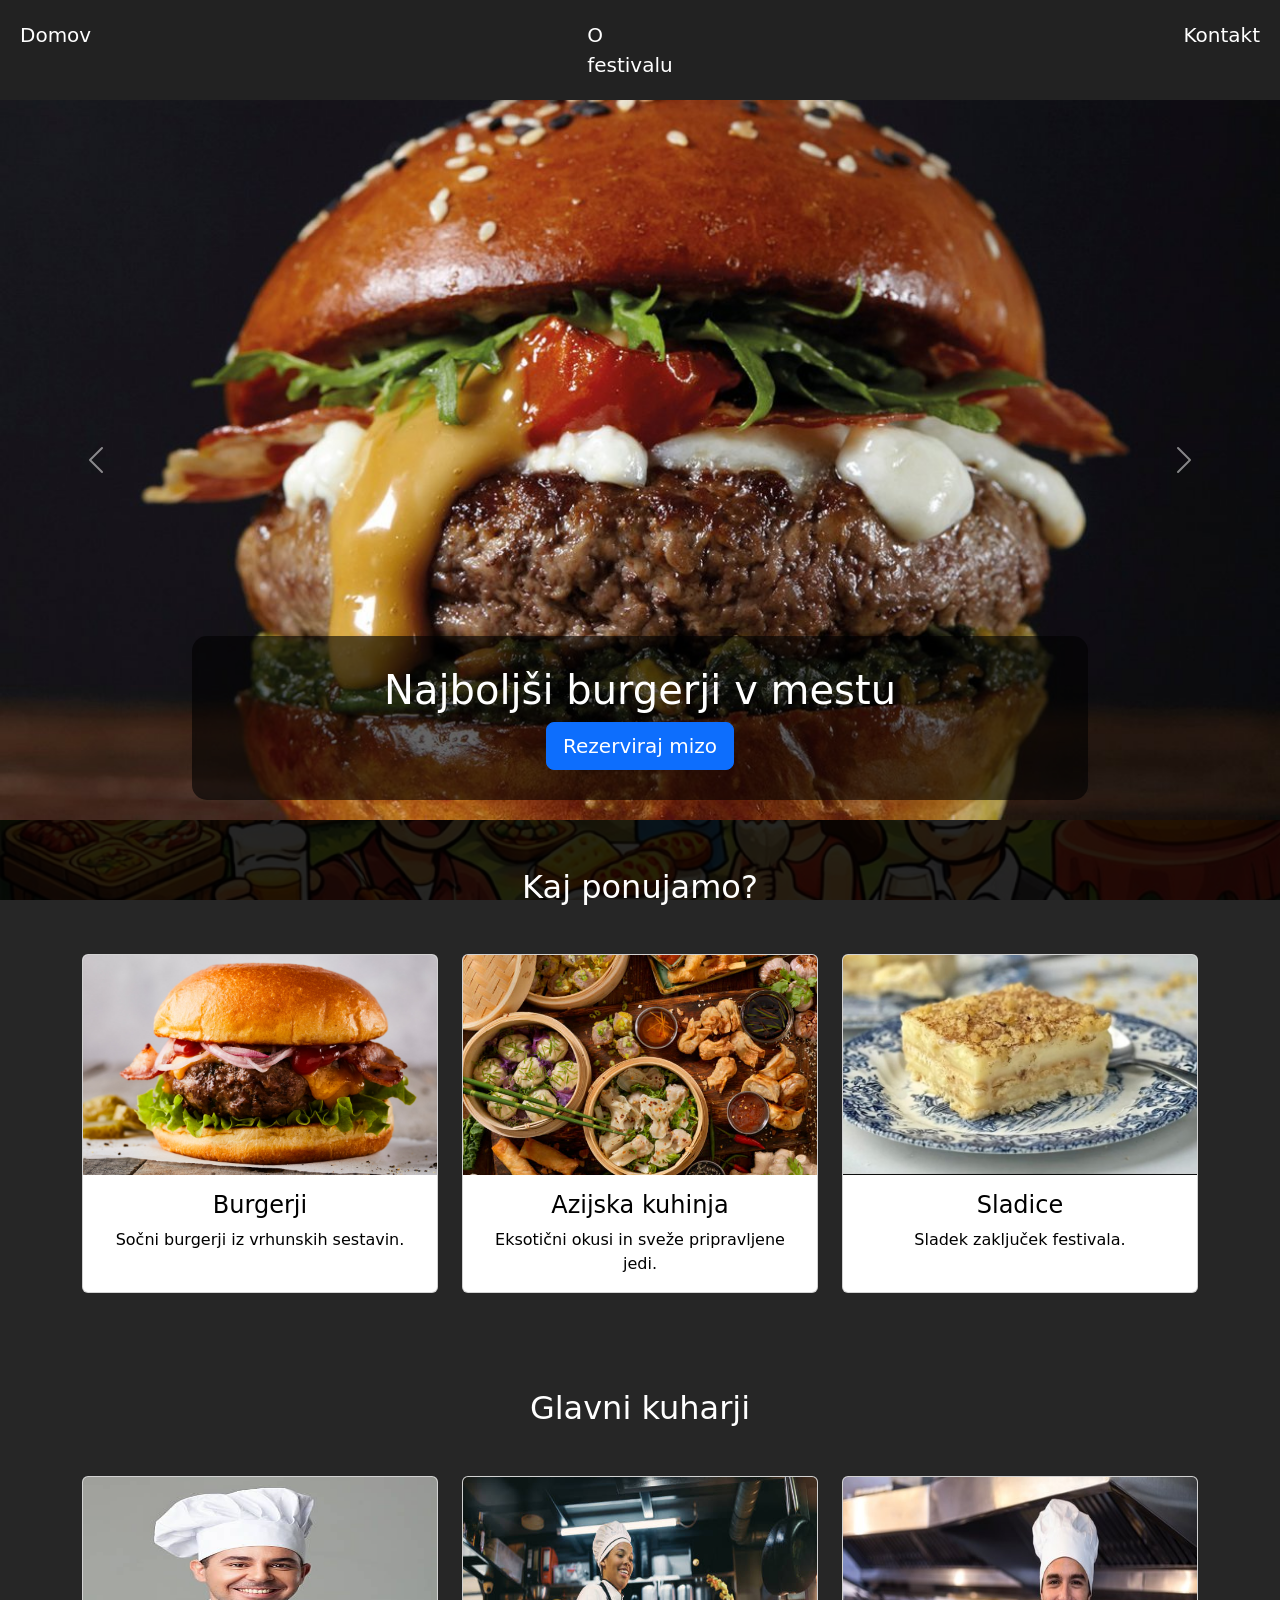
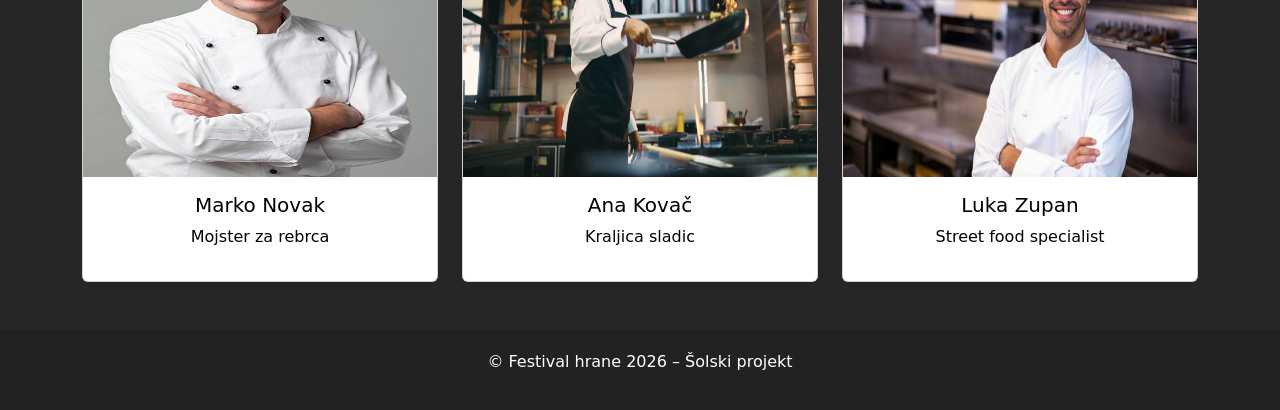
<file: index.html>
<!doctype html>
<html lang="sl">
<head>
  <meta charset="utf-8">
  <meta name="viewport" content="width=device-width, initial-scale=1">
  <title>Festival hrane</title>
  <link href="https://cdn.jsdelivr.net/npm/bootstrap@5.3.8/dist/css/bootstrap.min.css" rel="stylesheet">
  <link rel="stylesheet" href="style.css">
</head>
<body>
  <div class="navbar-custom">
    <a href="index.html">Domov</a>
    <a href="o-festivalu.html">O festivalu</a>
    <a href="kontakt.html">Kontakt</a>
  </div>
  <div class="vsebina p-0">
    <div id="heroCarousel" class="carousel slide carousel-fade" data-bs-ride="carousel">
      <div class="carousel-inner">
        <div class="carousel-item active">
          <img src="burgir.jpg" class="d-block w-100 hero-img">
          <div class="carousel-caption">
            <h1>Najboljši burgerji v mestu</h1>
            <a href="kontakt.html" class="btn btn-primary btn-lg">Rezerviraj mizo</a>
          </div>
        </div>
        <div class="carousel-item">
          <img src="župa.jpg" class="d-block w-100 hero-img">
          <div class="carousel-caption">
            <h1>Festival okusov</h1>
            <a href="kontakt.html" class="btn btn-warning btn-lg">Rezerviraj mizo</a>
          </div>
        </div>
        <div class="carousel-item">
          <img src="caked.jpg" class="d-block w-100 hero-img">
          <div class="carousel-caption">
            <h1>Sladice brez greha</h1>
            <a href="kontakt.html" class="btn btn-success btn-lg">Rezerviraj mizo</a>
          </div>
        </div>
      </div>
      <button class="carousel-control-prev" type="button" data-bs-target="#heroCarousel" data-bs-slide="prev">
        <span class="carousel-control-prev-icon"></span>
      </button>
      <button class="carousel-control-next" type="button" data-bs-target="#heroCarousel" data-bs-slide="next">
        <span class="carousel-control-next-icon"></span>
      </button>
    </div>
    <section class="container py-5">
  <h2 class="text-center mb-5">Kaj ponujamo?</h2>
  <div class="row g-4">
    <div class="col-lg-4 col-md-6">
      <div class="card h-100 text-center">
        <img src="burgir22.jpg" class="card-img-top ponudba-img">
        <div class="card-body">
          <h4 class="card-title">Burgerji</h4>
          <p class="card-text">
            Sočni burgerji iz vrhunskih sestavin.
          </p>
        </div>
      </div>
    </div>
    <div class="col-lg-4 col-md-6">
      <div class="card h-100 text-center">
        <img src="kitajc.jpg" class="card-img-top ponudba-img">
        <div class="card-body">
          <h4 class="card-title">Azijska kuhinja</h4>
          <p class="card-text">
            Eksotični okusi in sveže pripravljene jedi.
          </p>
        </div>
      </div>
    </div>
    <div class="col-lg-4 col-md-6">
      <div class="card h-100 text-center">
        <img src="sladica.jpg" class="card-img-top ponudba-img">
        <div class="card-body">
          <h4 class="card-title">Sladice</h4>
          <p class="card-text">
            Sladek zaključek festivala.
          </p>
        </div>
      </div>
    </div>
  </div>
</section>
    <section class="container py-5">
      <h2 class="text-center mb-5">Glavni kuharji</h2>
      <div class="row g-4">
        <div class="col-lg-4 col-md-6">
          <div class="card h-100">
            <img src="mare_šef.jpg" class="card-img-top">
            <div class="card-body text-center">
              <h5>Marko Novak</h5>
              <p>Mojster za rebrca</p>
            </div>
          </div>
        </div>
        <div class="col-lg-4 col-md-6">
          <div class="card h-100">
            <img src="ančka_šef.jpg" class="card-img-top">
            <div class="card-body text-center">
              <h5>Ana Kovač</h5>
              <p>Kraljica sladic</p>
            </div>
          </div>
        </div>
        <div class="col-lg-4 col-md-6">
          <div class="card h-100">
            <img src="lukec_šef7.jpg" class="card-img-top">
            <div class="card-body text-center">
              <h5>Luka Zupan</h5>
              <p>Street food specialist</p>
            </div>
          </div>
        </div>
      </div>
    </section>
  </div>
  <footer class="footer">
    <p>© Festival hrane 2026 – Šolski projekt</p>
  </footer>
  <script src="https://cdn.jsdelivr.net/npm/bootstrap@5.3.8/dist/js/bootstrap.bundle.min.js"></script>

</body>
</html>
</file>
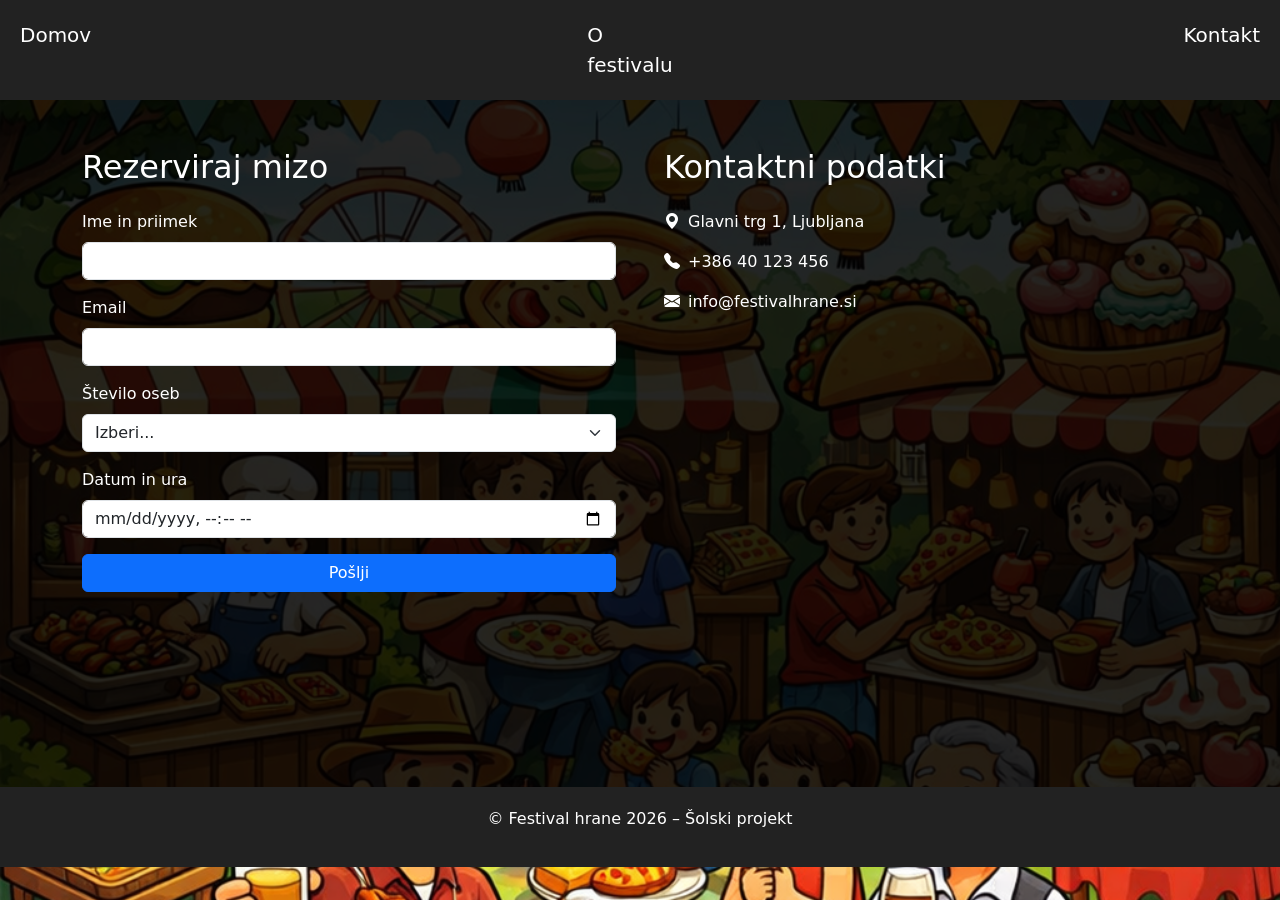
<file: kontakt.html>
<!doctype html>
<html lang="sl">
<head>
  <meta charset="utf-8">
  <meta name="viewport" content="width=device-width, initial-scale=1">
  <title>Kontakt</title>
  <link href="https://cdn.jsdelivr.net/npm/bootstrap@5.3.8/dist/css/bootstrap.min.css" rel="stylesheet">
  <link rel="stylesheet" href="https://cdn.jsdelivr.net/npm/bootstrap-icons@1.11.3/font/bootstrap-icons.css">
  <link rel="stylesheet" href="style.css">
</head>
<body>
  <div class="navbar-custom">
    <a href="index.html">Domov</a>
    <a href="o-festivalu.html">O festivalu</a>
    <a href="kontakt.html">Kontakt</a>
  </div>

  <div class="vsebina">
    <section class="container py-5">
      <div class="row g-5">
        <div class="col-lg-6">
          <h2 class="mb-4">Rezerviraj mizo</h2>
          <form class="needs-validation" novalidate>
            <div class="mb-3">
              <label class="form-label">Ime in priimek</label>
              <input type="text" class="form-control" required>
              <div class="invalid-feedback">
                Vnesite ime in priimek.
              </div>
            </div>
            <div class="mb-3">
              <label class="form-label">Email</label>
              <input type="email" class="form-control" required>
              <div class="invalid-feedback">
                Vnesite veljaven email.
              </div>
            </div>
            <div class="mb-3">
              <label class="form-label">Število oseb</label>
              <select class="form-select" required>
                <option value="">Izberi...</option>
                <option>1</option>
                <option>2</option>
                <option>3</option>
                <option>4</option>
                <option>5+</option>
              </select>
              <div class="invalid-feedback">
                Izberite število oseb.
              </div>
            </div>
            <div class="mb-3">
              <label class="form-label">Datum in ura</label>
              <input type="datetime-local" class="form-control" required>
              <div class="invalid-feedback">
                Izberite datum in uro.
              </div>
            </div>
            <button class="btn btn-primary w-100" type="submit">
              Pošlji
            </button>
          </form>
        </div>
        <div class="col-lg-6">
          <h2 class="mb-4">Kontaktni podatki</h2>
          <p><i class="bi bi-geo-alt-fill me-2"></i>Glavni trg 1, Ljubljana</p>
          <p><i class="bi bi-telephone-fill me-2"></i>+386 40 123 456</p>
          <p><i class="bi bi-envelope-fill me-2"></i>info@festivalhrane.si</p>
          <div class="ratio ratio-4x3 mt-4">
            <iframe 
              src="https://www.google.com/maps?q=Ljubljana&t=&z=13&ie=UTF8&iwloc=&output=embed"
              style="border:0;"
              allowfullscreen=""
              loading="lazy">
            </iframe>
          </div>

        </div>

      </div>
    </section>
  </div>
  <footer class="footer">
    <p>© Festival hrane 2026 – Šolski projekt</p>
  </footer>
  <script src="https://cdn.jsdelivr.net/npm/bootstrap@5.3.8/dist/js/bootstrap.bundle.min.js"></script>
  <script>
    (() => {
      'use strict'
      const forms = document.querySelectorAll('.needs-validation')

      Array.from(forms).forEach(form => {
        form.addEventListener('submit', event => {
          if (!form.checkValidity()) {
            event.preventDefault()
            event.stopPropagation()
          }
          form.classList.add('was-validated')
        }, false)
      })
    })()
  </script>
</body>
</html>
</file>
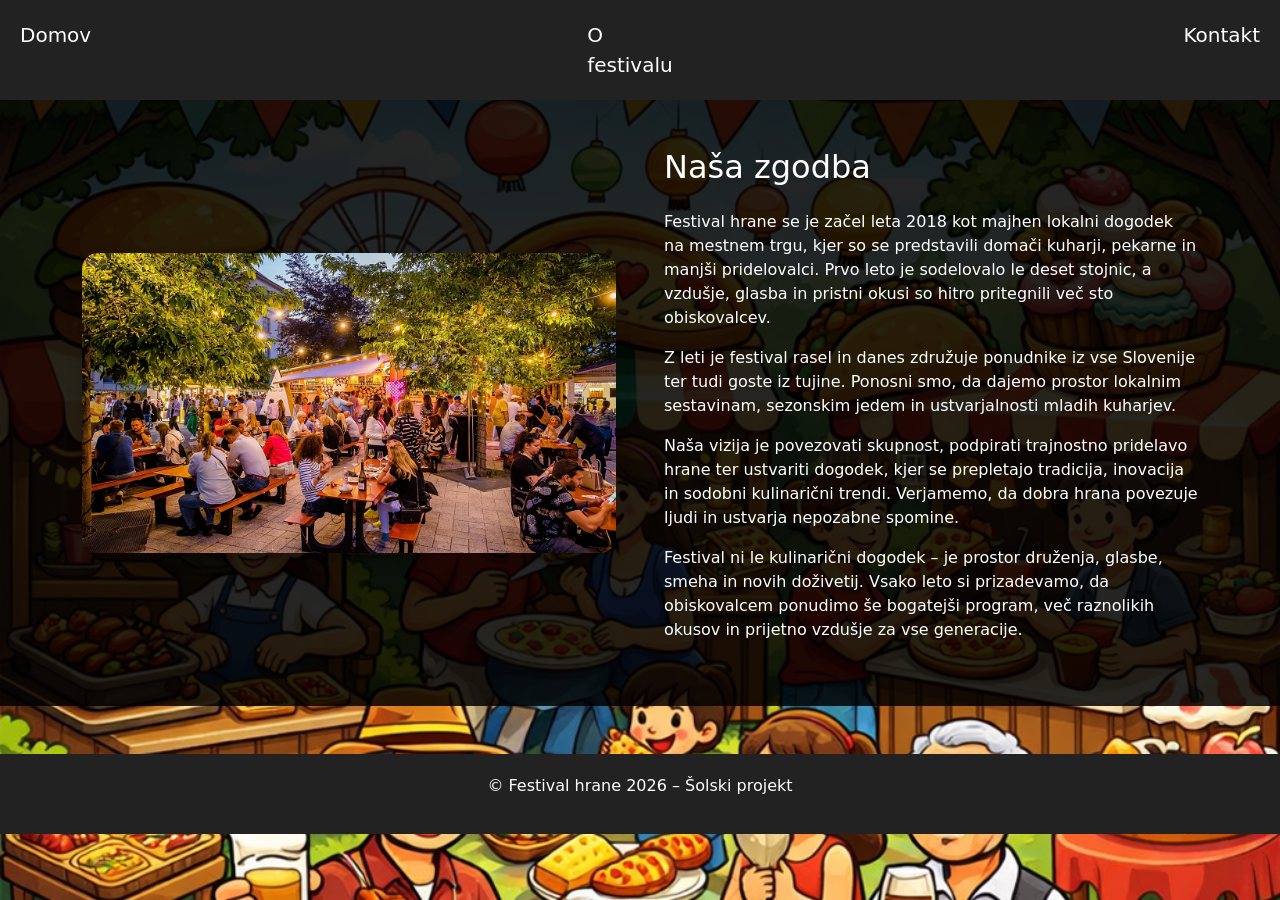
<file: o-festivalu.html>
<!doctype html>
<html lang="sl">
<head>
  <meta charset="utf-8">
  <meta name="viewport" content="width=device-width, initial-scale=1">
  <title>O festivalu</title>
  <link href="https://cdn.jsdelivr.net/npm/bootstrap@5.3.8/dist/css/bootstrap.min.css" rel="stylesheet">
  <link rel="stylesheet" href="style.css">
</head>
<body>
  <div class="navbar-custom">
    <a href="index.html">Domov</a>
    <a href="o-festivalu.html">O festivalu</a>
    <a href="kontakt.html">Kontakt</a>
  </div>
  <div class="vsebina">
    <section class="container py-5">
      <div class="row align-items-center g-5">
        <div class="col-lg-6">
          <img src="dogajanje.webp" class="img-fluid rounded-4 shadow" style="width: 1000px; height: auto; object-fit: cover;">
        </div>
        <div class="col-lg-6">
          <h2 class="mb-4">Naša zgodba</h2>
          <p>
            Festival hrane se je začel leta 2018 kot majhen lokalni dogodek
            na mestnem trgu, kjer so se predstavili domači kuharji,
            pekarne in manjši pridelovalci. Prvo leto je sodelovalo
            le deset stojnic, a vzdušje, glasba in pristni okusi
            so hitro pritegnili več sto obiskovalcev.
          </p>
          <p>
            Z leti je festival rasel in danes združuje ponudnike
            iz vse Slovenije ter tudi goste iz tujine.
            Ponosni smo, da dajemo prostor lokalnim sestavinam,
            sezonskim jedem in ustvarjalnosti mladih kuharjev.
          </p>
          <p>
            Naša vizija je povezovati skupnost, podpirati trajnostno
            pridelavo hrane ter ustvariti dogodek, kjer se prepletajo
            tradicija, inovacija in sodobni kulinarični trendi.
            Verjamemo, da dobra hrana povezuje ljudi in ustvarja
            nepozabne spomine.
          </p>
          <p>
            Festival ni le kulinarični dogodek – je prostor druženja,
            glasbe, smeha in novih doživetij. Vsako leto si prizadevamo,
            da obiskovalcem ponudimo še bogatejši program, več raznolikih
            okusov in prijetno vzdušje za vse generacije.
          </p>
        </div>
      </div>
    </section>
  </div>
  <br>
  <br>
  <footer class="footer">
    <p>© Festival hrane 2026 – Šolski projekt</p>
  </footer>
  <script src="https://cdn.jsdelivr.net/npm/bootstrap@5.3.8/dist/js/bootstrap.bundle.min.js"></script>
</body>
</html>
</file>
<file: style.css>
body {
  background-image: url('background.png');
  background-size: cover;
  background-attachment: fixed;
  color: white;
  margin: 0;
}
.navbar-custom {
  background-color: #222;
  padding: 20px;
  display: flex;
  justify-content: center;
  gap: 40%;
  position: sticky;
  top: 0;
  z-index: 1000;
}
.navbar-custom a {
  color: white;
  text-decoration: none;
  font-size: 20px;
}
.navbar-custom a:hover {
  text-decoration: underline;
}
.vsebina {
  background-color: rgba(0, 0, 0, 0.85);
}
.hero-img {
  height: 80vh;
  object-fit: cover;
}
.carousel-caption {
  background: rgba(0,0,0,0.6);
  padding: 30px;
  border-radius: 15px;
}
.card {
  color: black;
}
.footer {
  background-color: #222;
  text-align: center;
  padding: 20px; 
}
img {
  height: 300px;
  width: 300px;
}
.ponudba-img {
  height: 220px;
  object-fit: cover;
}
</file>
